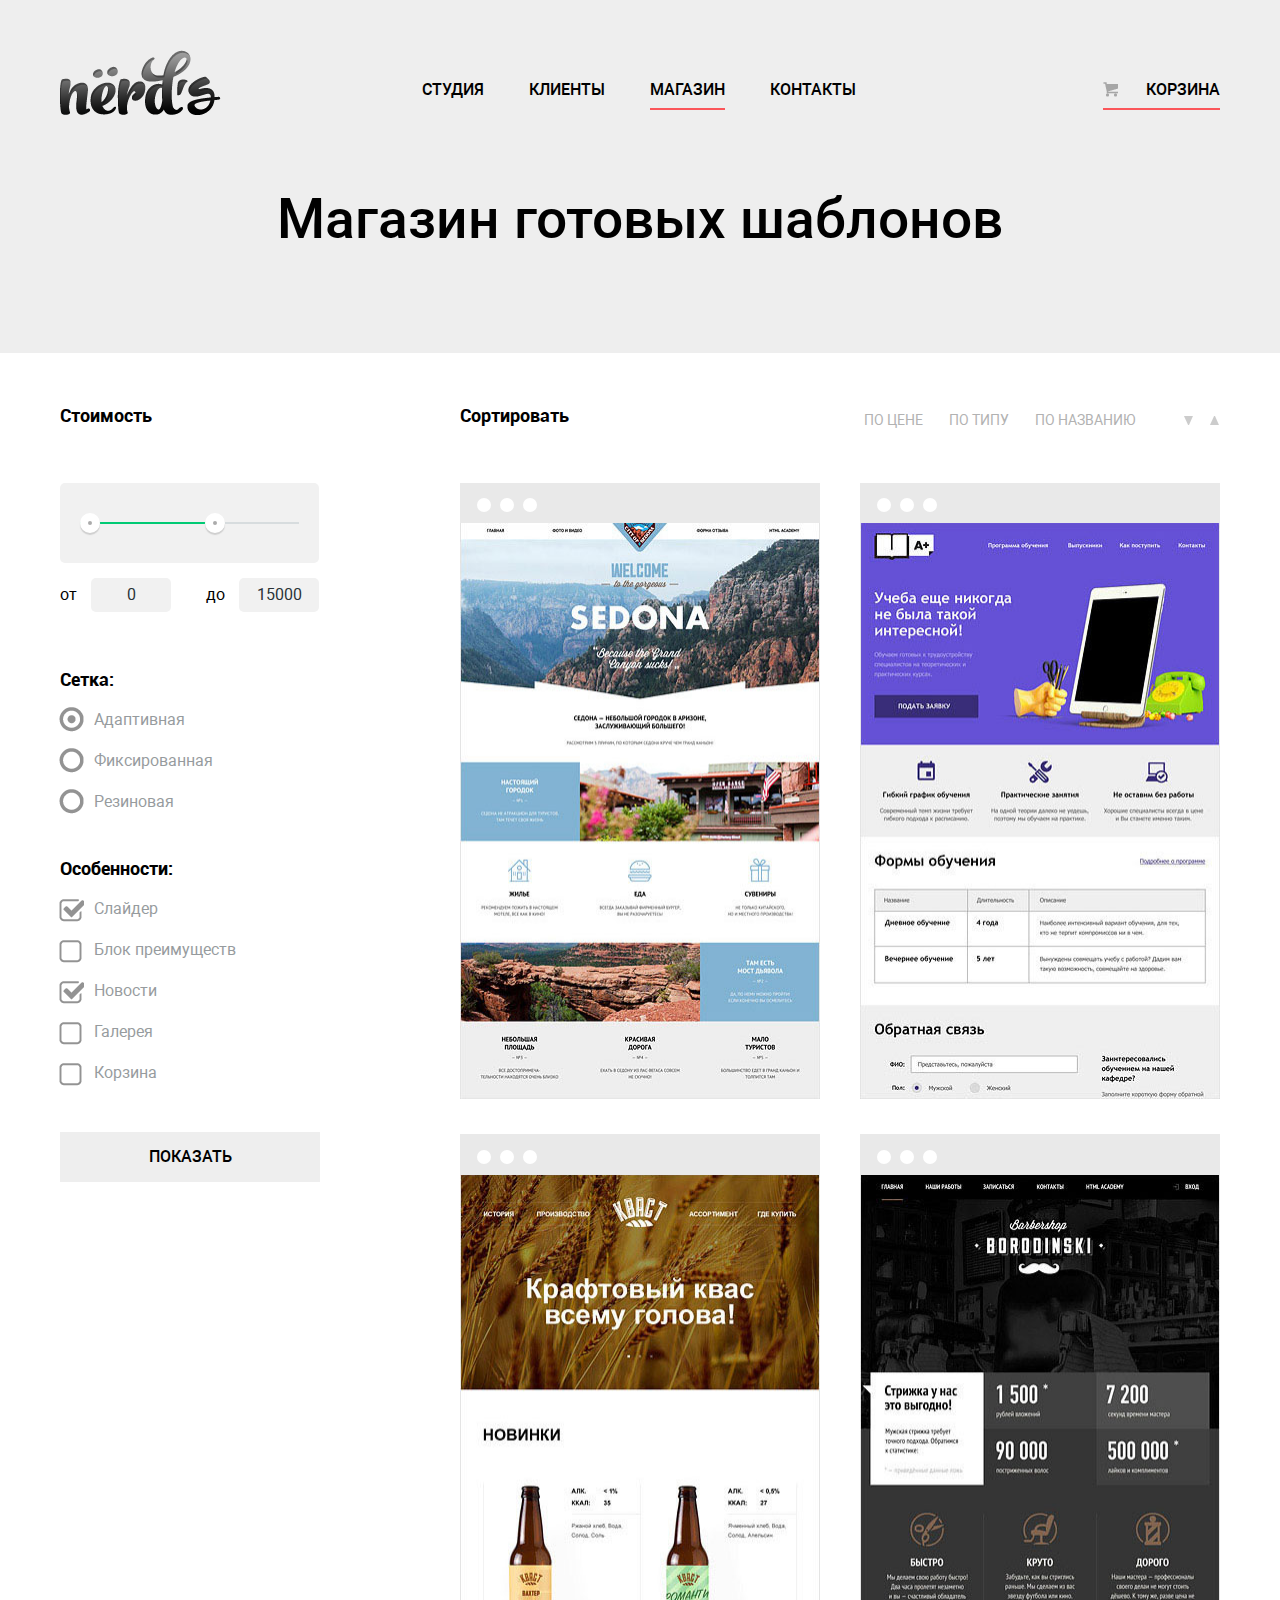
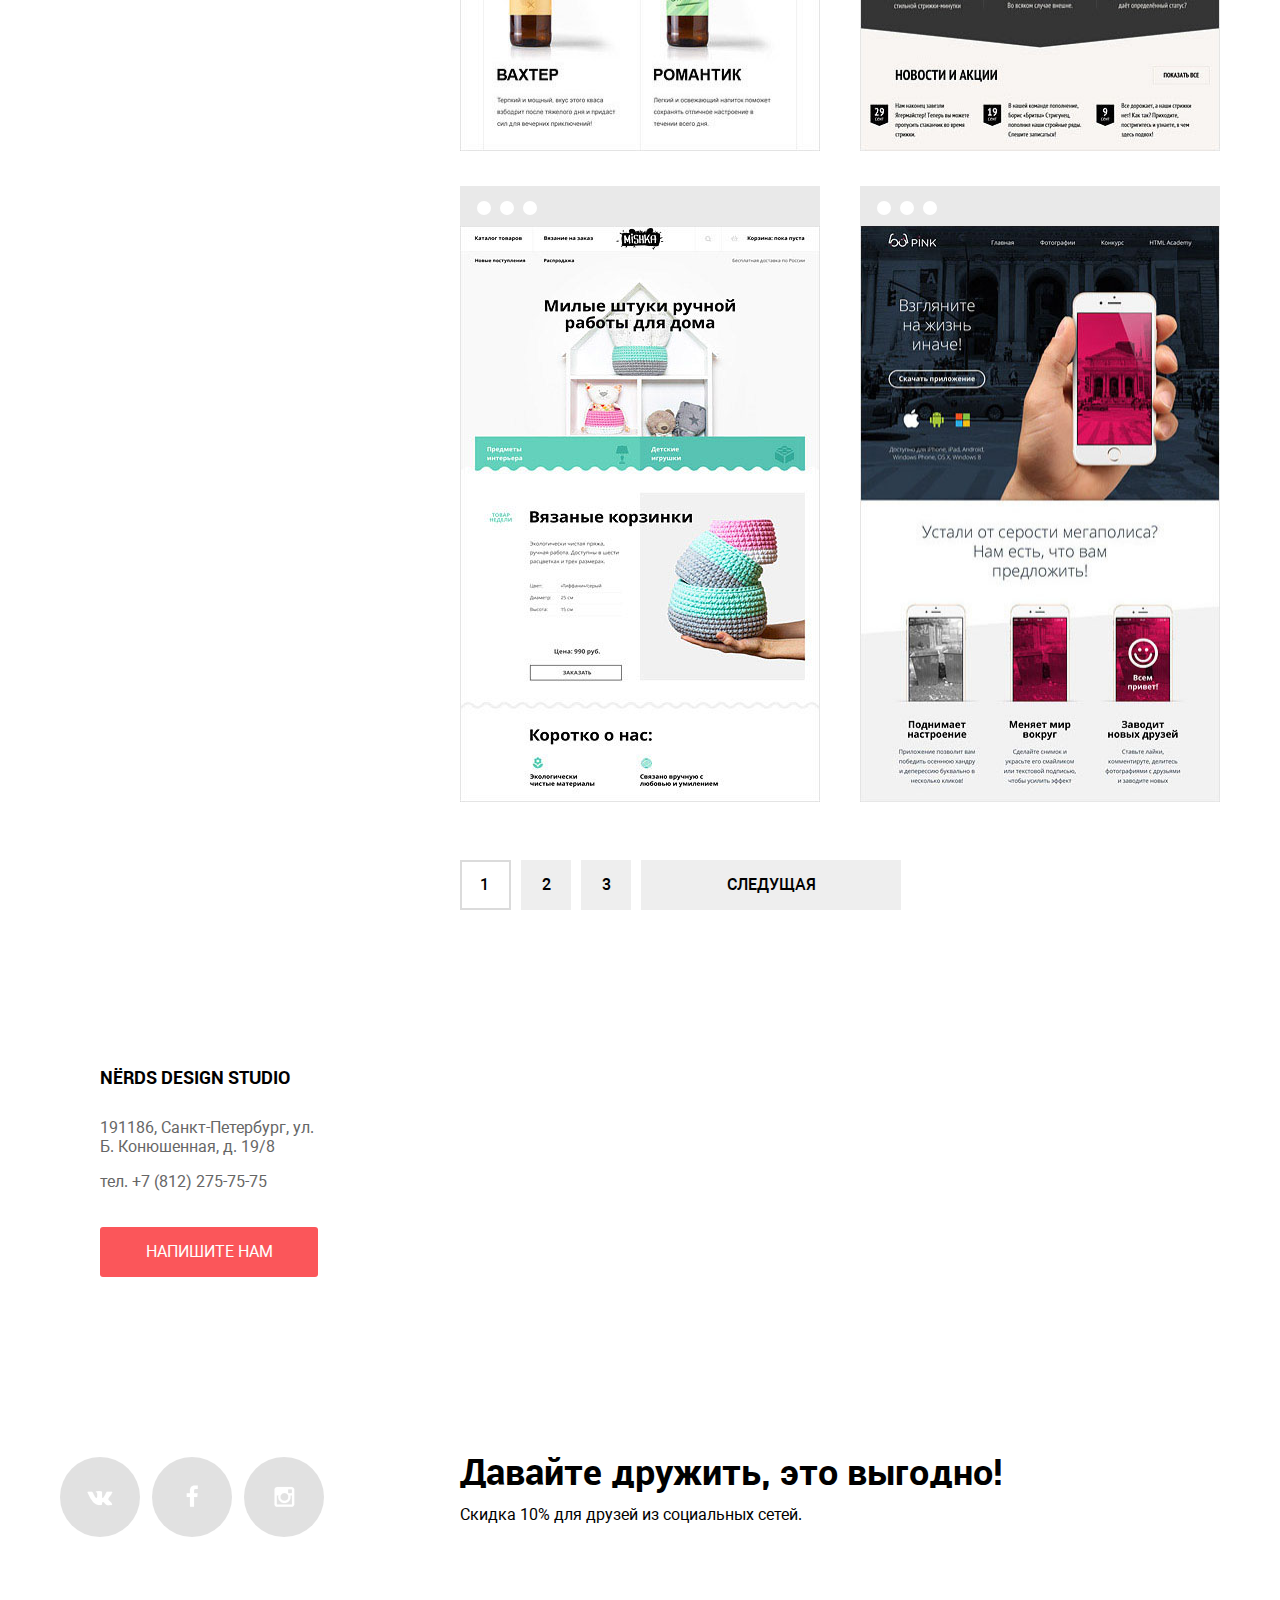
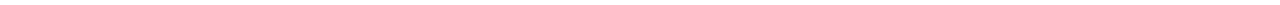
<file: catalog.html>
<!DOCTYPE html>
<html lang="ru">

	<head>
		<meta charset="utf-8">
		<title>HTML Academy: Нёрдс-Каталог</title>
		<link rel="stylesheet" href="css/normalize.css">
		<link rel="stylesheet" href="css/minified.css">
	</head>

	<body>

		<header>
			<div class="gray-wrapper">
				<div class="container clearfix">
					<div class="logo logo-animation">
						<a href="index.html">
							<img src="img/logo.png" alt="logo-picture" width="161" height="65">
						</a> 
					</div>
					<nav class="main-navigation">
						<ul>
							<li>
								<a href="#">Студия</a>
							</li>
							<li>
								<a href="#">Клиенты</a>
							</li>
							<li class="active">
								<a href="#">Магазин</a>
							</li>
							<li>
								<a href="#">Контакты</a>
							</li>
						</ul>
					</nav>
					<div class="cart-block active">
						<a class="cart" href="#">Корзина</a>
					</div>
				</div>
			</div>
		</header>

		<main class="main-catalog">
			<div class="gray-wrapper">
				<div class="container">
					<div class="gray-top-section">
						<h1>Магазин готовых шаблонов</h1>
					</div>
				</div>  
			</div>  
			<div class="container clearfix">
				<!-- Боковое меню фильтрации начало -->
				<div class="filter-section">
					<form id="filter-section-form">
						<h3>Стоимость</h3>
						<div class="range-filter">
							<div class="range-controls">
								<div class="scale">
									<div class="bar"></div>
								</div>
								<div class="toggle toggle-min"></div>
								<div class="toggle toggle-max"></div>
							</div>
							<div class="price-controls">
								<label class="min-price">от <input name="min-price" type="text" value="0"></label>
								<label class="max-price">до <input name="max-price" type="text" value="15000"></label>
							</div>
						</div>

						<div class="product-types">
							<h3>Сетка:</h3>
							<div class="product-types-row">
								<input id="adapt" type="radio" name="product-type" value="1" checked>
								<label class="product-types-label" for ="adapt">
									<span>Адаптивная</span>
								</label>
							</div>
							<div class="product-types-row">
								<input id="fix" type="radio" name="product-type" value="2">
								<label class="product-types-label" for ="fix">
									<span>Фиксированная</span>
								</label>
							</div>
							<div class="product-types-row">
								<input id="flex" type="radio" name="product-type" value="3">
								<label class="product-types-label" for ="flex">
									<span>Резиновая</span>
								</label>
							</div>
						</div>  

						<div class="product-features">
							<h3>Особенности:</h3>
								<div class="product-types-row">
									<input id="slider" type="checkbox" checked>
									<label for="slider" class="product-features-label">
										<span>Слайдер</span>
									</label>
								</div>  
								<div class="product-types-row">
									<input id="advantage" type="checkbox">
									<label for="advantage" class="product-features-label">
										<span>Блок преимуществ</span>
									</label>
								</div>
								<div class="product-types-row">
									<input id="news" type="checkbox" checked>
									<label for="news" class="product-features-label">
										<span>Новости</span>
									</label>
								</div>
								<div class="product-types-row">
									<input id="gallery" type="checkbox">
									<label for="gallery" class="product-features-label">
										<span>Галерея</span>
									</label>
								</div>
								<div class="product-types-row">
									<input id="cart" type="checkbox">
									<label for="cart" class="product-features-label">
										<span>Корзина</span>
									</label>
								</div>
						</div>

						<input type="submit" value="Показать">
					</form> 
				</div>
				<!-- Боковое меню фильтрации конец -->
				
				<!--Каталог товаров начало-->
				<div class="main-products-catalog clearfix">

					<div class="main-products-header clearfix">
						<h3>Сортировать</h3>
						<div class="main-products-filter">
							<button>По цене</button>
							<button>По типу</button>
							<button>По названию</button>
							<button class="main-products-filter-switch down"></button>
							<button class="main-products-filter-switch up"></button>
						</div>
					</div>
					<div class="catalog-item-container clearfix">
						<a href="#" class="catalog-item-wrapper">
							<div class="image-holder">
								<div class="image-holder-top">
									<div class="image-holder-top-button"></div>
									<div class="image-holder-top-button"></div>
									<div class="image-holder-top-button"></div>
								</div>
								<img src="img/Sedona.jpg" alt="catalog-picture" width="360" height="576">
							</div>
							<div class="catalog-item-modal">
								<div class="catalog-item-modal-header">
									Sedona
								</div>
								<div class="catalog-item-modal-body">
									Информационный сайт  для туристов
								</div>
								<div class="catalog-item-modal-button"> 9 900 руб.</div>
							</div>
						</a>
					
						<a href="#" class="catalog-item-wrapper">
							<div class="image-holder">
								<div class="image-holder-top">
									<div class="image-holder-top-button"></div>
									<div class="image-holder-top-button"></div>
									<div class="image-holder-top-button"></div>
								</div>
								<img src="img/aplus.jpg" alt="catalog-picture" width="360" height="576">
							</div>
							<div class="catalog-item-modal">
								<div class="catalog-item-modal-header">
									A Plus
								</div>
								<div class="catalog-item-modal-body">
									Лендинг курсов повышения квалификации
								</div>
								<div class="catalog-item-modal-button"> 9 900 руб.</div>
							</div>
						</a>
					
						<a href="#" class="catalog-item-wrapper">
							<div class="image-holder">
								<div class="image-holder-top">
									<div class="image-holder-top-button"></div>
									<div class="image-holder-top-button"></div>
									<div class="image-holder-top-button"></div>
								</div>
								<img src="img/kvast.jpg" alt="catalog-picture" width="360" height="576">
							</div>
							<div class="catalog-item-modal">
								<div class="catalog-item-modal-header">
									Кваст
								</div>
								<div class="catalog-item-modal-body">
									Промо-сайт производителя крафтового кваса
								</div>
								<div class="catalog-item-modal-button"> 9 900 руб.</div>
							</div>
						</a>
					
						<a href="#" class="catalog-item-wrapper">
							<div class="image-holder">
								<div class="image-holder-top">
									<div class="image-holder-top-button"></div>
									<div class="image-holder-top-button"></div>
									<div class="image-holder-top-button"></div>
								</div>
								<img src="img/borodinski.jpg" alt="catalog-picture" width="360" height="576">
							</div>
							<div class="catalog-item-modal">
								<div class="catalog-item-modal-header">
									Barbershop
								</div>
								<div class="catalog-item-modal-body">
									Сайт салоны красоты. Для мужчин, да.
								</div>
								<div class="catalog-item-modal-button"> 9 900 руб.</div>
							</div>
						</a>
					
						<a href="#" class="catalog-item-wrapper">
							<div class="image-holder">
								<div class="image-holder-top">
									<div class="image-holder-top-button"></div>
									<div class="image-holder-top-button"></div>
									<div class="image-holder-top-button"></div>
								</div>
								<img src="img/mishka.jpg" alt="catalog-picture" width="360" height="576">
							</div>
							<div class="catalog-item-modal">
								<div class="catalog-item-modal-header">
									Mishka
								</div>
								<div class="catalog-item-modal-body">
									Интернет-магазин  вязаных игрушек
								</div>
								<div class="catalog-item-modal-button"> 9 900 руб.</div>
							</div>
						</a>
					
						<a href="#" class="catalog-item-wrapper">
							<div class="image-holder">
								<div class="image-holder-top">
									<div class="image-holder-top-button"></div>
									<div class="image-holder-top-button"></div>
									<div class="image-holder-top-button"></div>
								</div>
								<img src="img/pink.jpg" alt="catalog-picture" width="360" height="576">
							</div>
							<div class="catalog-item-modal">
								<div class="catalog-item-modal-header">
									Pink App
								</div>
								<div class="catalog-item-modal-body">
									Продуктовый лендинг приложения для iOS и Android
								</div>
								<div class="catalog-item-modal-button"> 9 900 руб.</div>
							</div>
						</a>
					</div>
				
					<div class="bottom-pagination-block clearfix">
						<ul class="clearfix">
							<li class="active">
								<span>1</span>
							</li>
							<li>
								<a href="#">2</a>
							</li>
							<li>
								<a href="#">3</a>
							</li>
							<li class="bottom-pagination-next">
								<a href="#">Следущая</a>
							</li>
						</ul>
					</div>
				</div>
				<!--Каталог товаров конец-->
			</div>  

			<!--Секция yandex карты начало-->
				<div class="our-location-section">
					<div id="map" style="width: 100%; height: 416px"></div>
					<div class="our-location-block">
						<div class="our-location-header">
							NЁRDS DESIGN STUDIO
						</div>
						<div class="our-location-description">
							<p>191186, Санкт-Петербург, ул. Б. Конюшенная, д. 19/8</p>
							<p>тел. +7 (812) 275-75-75</p>
						</div>
						<button class="modal-on-button">Напишите нам</button>
					</div>
				</div>
				<!--Секция yandex карты конец-->
		</main>

		<footer class="main-footer">
			<div class="container clearfix">
				<ul class="social-links-block clearfix">
					<li class="clearfix">
						<a href="#" class="vk"></a>
					</li>
					<li>
						<a href="#" class="fb"></a>
					</li>
					<li>
						<a href="#" class="inst"></a>
					</li>
				</ul>
				<div class="discount-block-slogan">
					<span>Давайте дружить, это выгодно!</span>
					<p>Скидка 10% для друзей из социальных сетей.</p>
				</div>
			</div>
		</footer>

		<!--Модальное окно начало-->
		<div class="modal-container-holder">
			<div class="modal-container clearfix">
				<div class="modal-container-header">
					<span>Напишите нам</span>
					<div class="close-button-modal"></div>
				</div>
				<div class="modal-container-body clearfix">
					<form id="modal-form" method="get">
						<div class="form-item"> 
							<label for="form-item-name">Ваше имя</label>
							<input type="text" placeholder ="Представьтесь,пожалуйста" name="name" id="form-item-name">
						</div>
						<div class="form-item email"> 
							<label for="form-item-email">Ваш email</label>
							<input type="text" placeholder ="Для отправки ответа" name="email" id="form-item-email">
						</div>
						<div class="form-item textarea">  
							<label for="form-item-text">Текст письма</label>
							<textarea name="text" placeholder="В свободной форме" id="form-item-text"></textarea>
						</div>
						<input type="submit" class="form-button">
					</form>
				</div>
			</div>
		</div>
		<!--Модальное окно конец-->
		<script src="https://api-maps.yandex.ru/2.1/?lang=ru-RU" type="text/javascript" defer></script>
		<script src="js/minified.js" type="text/javascript" defer></script>
	</body>
</html>
</file>
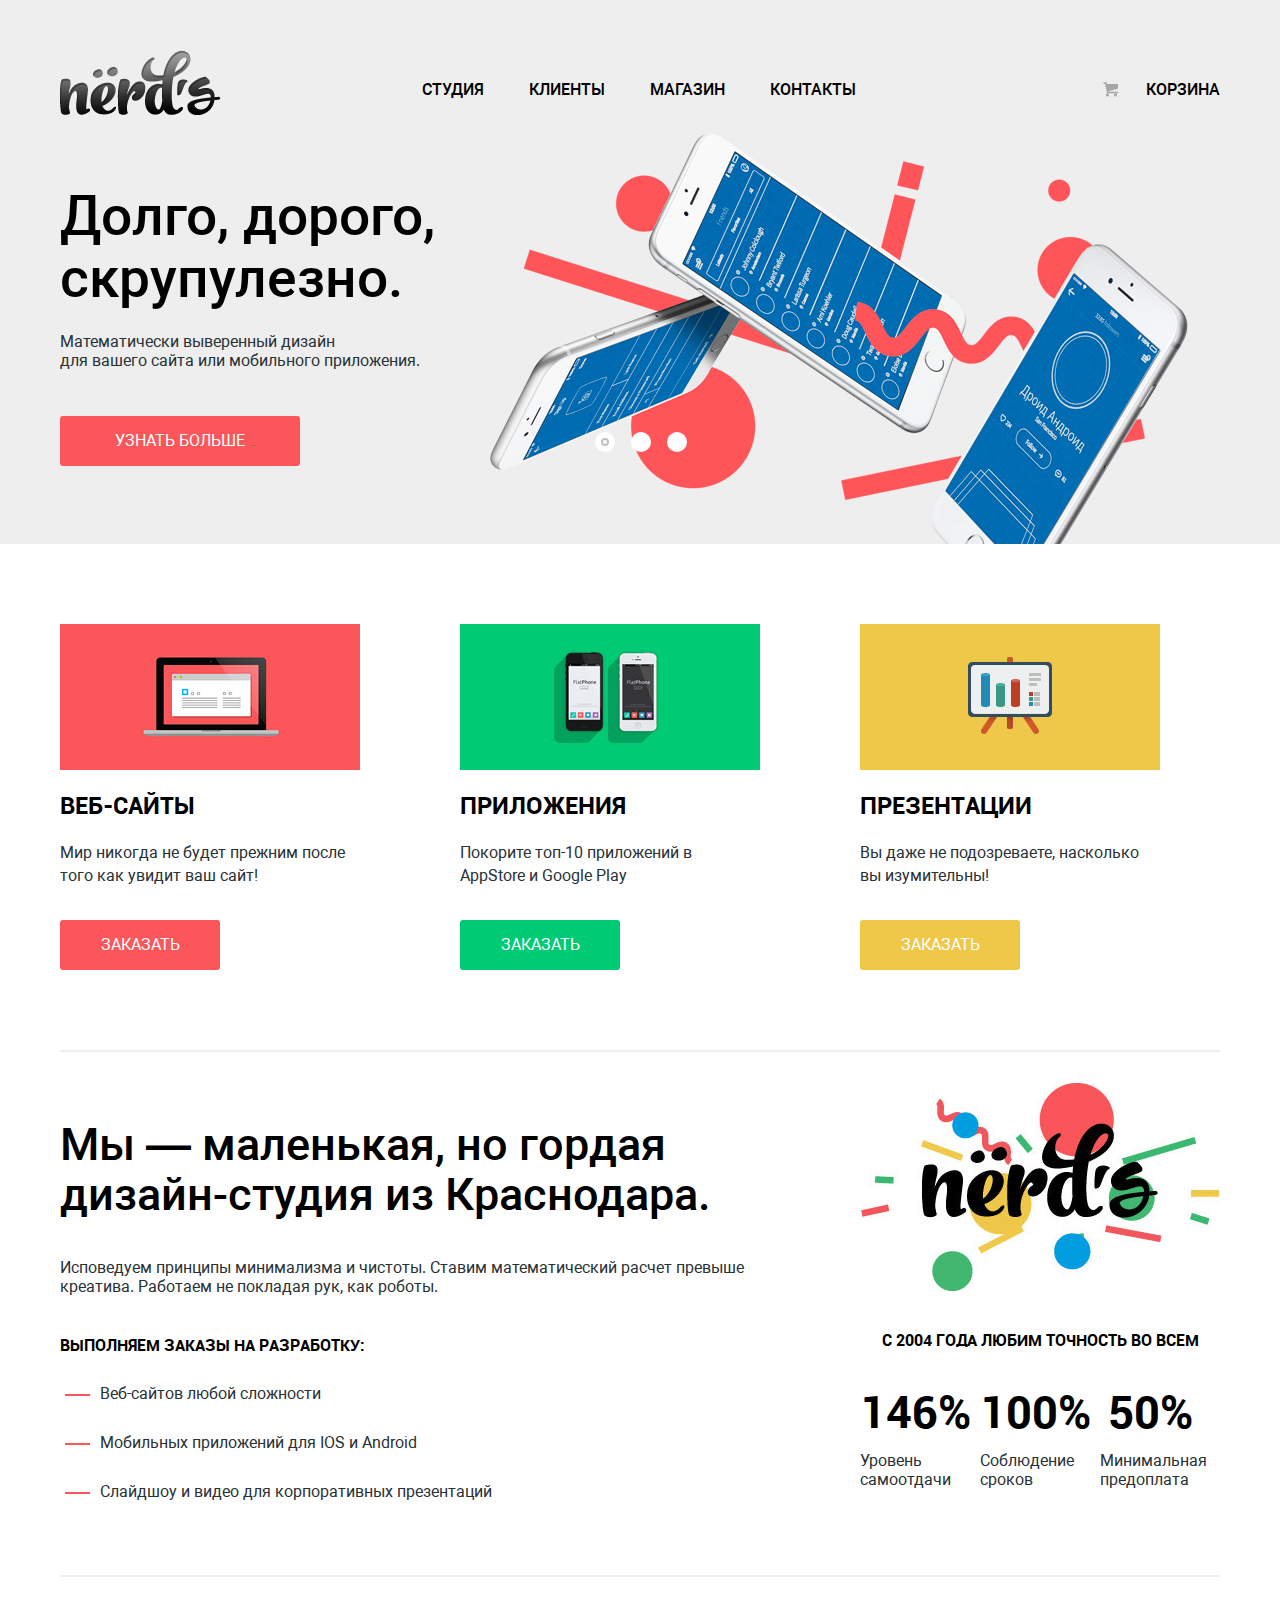
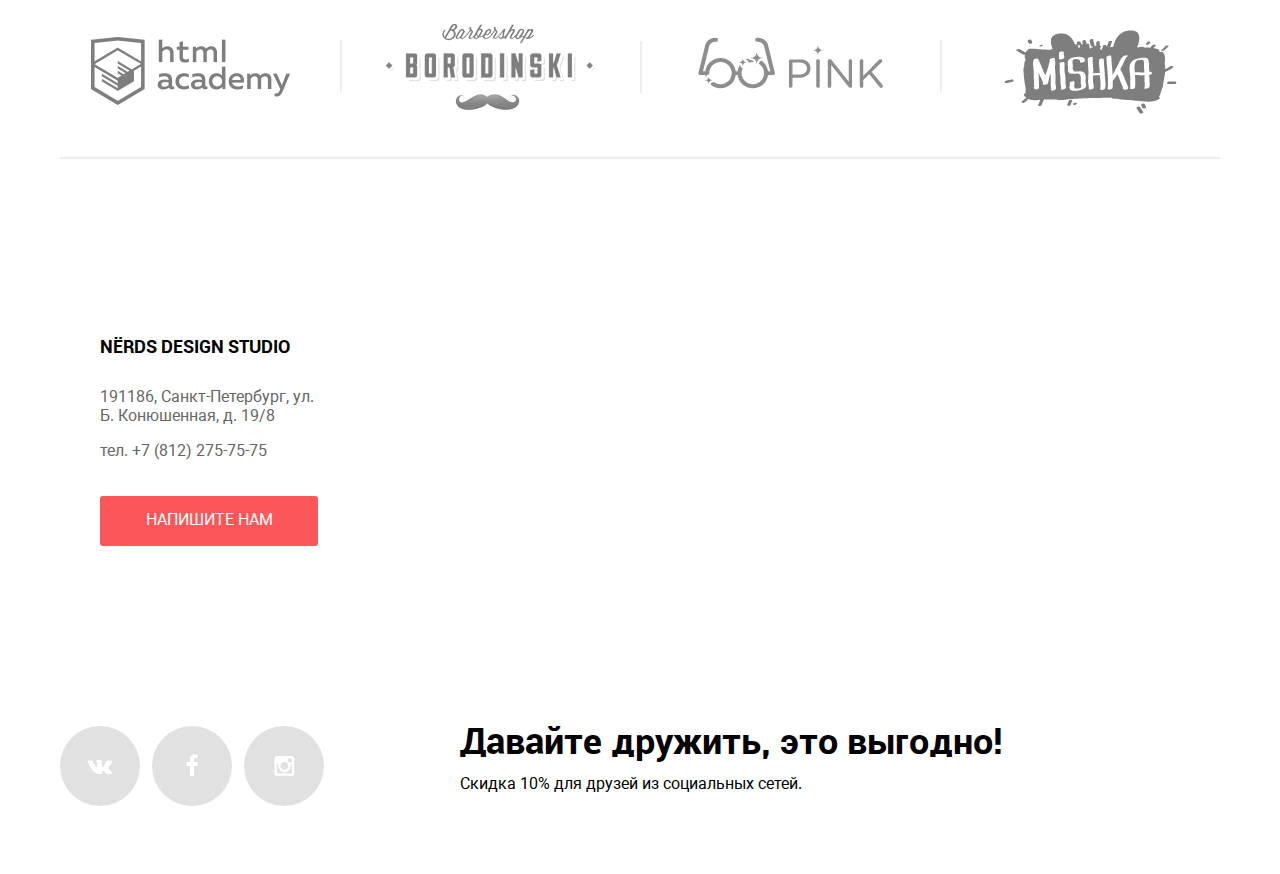
<file: index1.html>
<!DOCTYPE html>
<html lang="ru">

	<head>
		<meta charset="utf-8">
		<title>HTML Academy: Нёрдс</title>
		<link rel="stylesheet" href="css/normalize.css">
		<link rel="stylesheet" href="css/minified.css">
	</head>

	<body>
		<header>
			<div class="gray-wrapper">
				<div class="container clearfix">
					<div class="logo">
						<img src="img/logo.png" alt="logo-picture" width="161" height="65">
					</div>
						<nav class="main-navigation">
							<ul>
								<li>
									<a href="#">Студия</a>
								</li>
								<li>
									<a href="#">Клиенты</a>
								</li>
								<li>
									<a href="catalog.html">Магазин</a>
								</li>
								<li>
									<a href="#">Контакты</a>
								</li>
							</ul>
						</nav>
						<div class="cart-block">
							<a class="cart" href="#">Корзина</a>
						</div>
				</div>
			</div>
		</header>
		
		<main>
			<div class="gray-wrapper">
				<div class="container">
					<!--Слайдер начало-->
					<div class="slider">
						<input type="radio" id="btn-1" name="toggle" checked>
						<input type="radio" id="btn-2" name="toggle">
						<input type="radio" id="btn-3" name="toggle">
						<div class="slider-controls">
							<label for="btn-1"></label>
							<label for="btn-2"></label>
							<label for="btn-3"></label>
						</div>
						<div class="slides">
							<div class="slide">
								<div class="slide-text">
									<h1>Долго, дорого, скрупулезно.</h1>
									<p>Математически выверенный дизайн<br>
										для вашего сайта или мобильного приложения.</p>
									<a class="btn" href="#">Узнать больше</a>
								</div>
							</div>
							<div class="slide">
								<div class="slide-text">
									<h1>Любим математику<br> как никто другой</h1>
									<p>Никакого креатива, только математические формулы<br> 
										для расчета идеальных пропорций.</p>
									<a class="btn" href="#">Узнать больше</a>
								</div>
							</div>
							<div class="slide">
								<div class="slide-text">
									<h1>Только ночь, только хардкор</h1>
									<p>Работать днем, как все? Мы против этого.<br>
										Ближе к полуночи работа только начинается.</p>
									<a class="btn" href="#">Узнать больше</a>
								</div>
							</div>
						</div>
					</div>
				</div>
				<!--Слайдер конец-->
				
			</div>
			<div class="container">
				<!--Секция заказа начало-->
				<div class="order-section clearfix">

					<div class="order-section-block red">
						<div class="order-section-img">
							<img src="img/illustration-1.jpg" alt="block-image" width="300" height="146">
						</div>
						<div class="order-section-header">
							Веб-Сайты
						</div>
						<div class="order-section-description">
							Мир никогда не будет прежним после того как увидит ваш сайт!
						</div>
						<a href="#" class="order-section-button">
							Заказать
						</a>
					</div>

					<div class="order-section-block green">
						<div class="order-section-img">
							<img src="img/illustration-2.jpg" alt="block-image" width="300" height="146">
						</div>
						<div class="order-section-header">
							Приложения
						</div>
						<div class="order-section-description">
							Покорите топ-10 приложений в AppStore и Google Play
						</div>
						<a href="#" class="order-section-button">
							Заказать
						</a>
					</div>

					<div class="order-section-block yellow">
						<div class="order-section-img">
							<img src="img/illustration-3.jpg" alt="block-image" width="300" height="146">
						</div>
						<div class="order-section-header">
							Презентации
						</div>
						<div class="order-section-description">
							Вы даже не подозреваете, насколько вы изумительны!
						</div>
						<a href="#" class="order-section-button">
							Заказать
						</a>
					</div>	

				</div>
				<!--Секция заказа конец-->
				<!--Секция о нас начало-->
				<div class="about-us-section clearfix">
					<div class="about-us-description-block">
						<h2>
							Мы — маленькая, но гордая дизайн-студия из Краснодара. 
						</h2>
						<p>
							Исповедуем принципы минимализма и чистоты. Ставим математический расчет превыше креатива. Работаем не покладая рук, как роботы.
						</p>
						<span>Выполняем заказы на разработку:</span>
						<ul class="about-us-description-list">
							<li>Веб-сайтов любой сложности</li>
							<li>Мобильных приложений для IOS и Android</li>
							<li>Слайдшоу и видео для корпоративных презентаций</li>
						</ul>
					</div>
					<div class="about-us-metrics-block">

						<div class="metrics-image-container">
							<img src="img/nerds-illustration-img.jpg" alt="Nerds-funky-logo" width="360" height="208">
						</div>
						<div class="metrics-slogan">C 2004 года любим точность во всем</div>

						<div class="metrics-block-rates-block">
							<div>146%</div>
							<div class="metrics-block-slogan">Уровень самоотдачи</div>
						</div>

						<div class="metrics-block-rates-block">
							<div>100%</div>
							<div class="metrics-block-slogan">Соблюдение сроков</div>
						</div>

						<div class="metrics-block-rates-block">
							<div>50%</div>
							<div class="metrics-block-slogan">Минимальная предоплата</div>
						</div>
						
					</div>
				</div>
				<!--Секция о нас конец-->

				<!--Секция о наших проектах начало-->
				<div class="our-projects-section clearfix">
					<a href="#" class="our-projects-block first">
						<img src="img/html-logo.png" alt="HTML academy" width="199" height="68">
					</a>
					<a href="#" class="our-projects-block second">
						<img src="img/borodinsky-logo.png" alt="Borodinsky" width="209" height="90">
					</a>
					<a href="#" class="our-projects-block third">
						<img src="img/pink-logo.png" alt="Pink" width="185" height="52">
					</a>
					<a href="#" class="our-projects-block fourth">
						<img src="img/mishka.png" alt="Mishka" width="173" height="84">
					</a>
				</div>
				<!--Секция о наших проектах конец-->

			</div>

			<!--Секция yandex карты начало-->
			<div class="our-location-section">
				<div id="map" style="width: 100%; height: 416px"></div>
				<div class="our-location-block">
					<div class="our-location-header">
						NЁRDS DESIGN STUDIO
					</div>
					<div class="our-location-description">
						<p>191186, Санкт-Петербург, ул. Б. Конюшенная, д. 19/8</p>
						<p>тел. +7 (812) 275-75-75</p>
					</div>
					<button class="modal-on-button">Напишите нам</button>
				</div>
			</div>
			<!--Секция yandex карты конец-->

		</main>

		<footer class="main-footer">
			<div class="container clearfix">
				<ul class="social-links-block clearfix">
					<li class="clearfix">
						<a href="#" class="vk"></a>
					</li>
					<li>
						<a href="#" class="fb"></a>
					</li>
					<li>
						<a href="#" class="inst"></a>
					</li>
				</ul>
				<div class="discount-block-slogan">
					<span>Давайте дружить, это выгодно!</span>
					<p>Скидка 10% для друзей из социальных сетей.</p>
				</div>
			</div>
		</footer>

		<!--Модальное окно начало-->
		<div class="modal-container-holder">
			<div class="modal-container clearfix">
				<div class="modal-container-header">
					<span>Напишите нам</span>
					<div class="close-button-modal"></div>
				</div>
				<div class="modal-container-body clearfix">
					<form id="modal-form" method="get">
						<div class="form-item">	
							<label for="form-item-name">Ваше имя</label>
							<input type="text" placeholder ="Представьтесь,пожалуйста" name="name" id="form-item-name">
						</div>
						<div class="form-item email">	
							<label for="form-item-email">Ваш email</label>
							<input type="text" placeholder ="Для отправки ответа" name="email" id="form-item-email">
						</div>
						<div class="form-item textarea">	
							<label for="form-item-text">Текст письма</label>
							<textarea name="text" placeholder="В свободной форме" id="form-item-text"></textarea>
						</div>
						<input type="submit" class="form-button">
					</form>
				</div>
			</div>
		</div>
		<!--Модальное окно конец-->
		<script src="https://api-maps.yandex.ru/2.1/?lang=ru-RU" type="text/javascript" defer></script>
		<script src="js/minified.js" type="text/javascript" defer></script>
	</body>
</html>
</file>
<file: css/minified.css>
.cart-block.active,.main-navigation li.active,.main-navigation li:active{border-bottom:2px solid #fb565a}@font-face{font-family:roboto;src:url(../fonts/roboto.woff) format('woff');font-weight:400;font-style:normal}@font-face{font-family:roboto;src:url(../fonts/robotobold.woff) format('woff');font-weight:700;font-style:normal}@font-face{font-family:roboto;src:url(../fonts/robotomedium.woff) format('woff');font-weight:600;font-style:normal}body{font-family:roboto,Arial,sans-serif;font-size:14px;line-height:normal;color:#000;font-weight:400;font-style:normal;background-color:#fff;min-width:1200px}h1,h2{font-weight:600;color:#000;font-family:roboto,Arial,sans-serif}.clearfix::after{content:"";display:table;clear:both}h1{font-size:55px}h2{font-size:45px}h3{font-size:18px;color:#000;font-weight:700;font-family:roboto,Arial,sans-serif;padding-bottom:37px}.cart-block a,.main-navigation{font-weight:600;text-transform:uppercase;font-style:normal}.container{width:1160px;margin:0 auto;padding:0 20px}.logo{width:160px;float:left;padding-top:50px}.logo.logo-animation:hover{opacity:.7;cursor:pointer}.logo.logo-animation:active{opacity:.3;cursor:pointer}.logo a{display:block}.main-navigation{font-family:roboto,Arial,sans-serif;float:left;width:600px;font-size:0;padding-left:162px;padding-top:80px}.main-navigation a{text-decoration:none;color:#000}.main-navigation a:hover{color:#fb565a}.main-navigation a:active{color:#a6a6a6}.main-navigation li{list-style:none;margin-right:45px;display:inline-block;font-size:16px;vertical-align:top;padding-bottom:9px}.main-navigation li:last-child{margin-right:0}.cart-block{float:right;width:117px;text-align:right;position:relative;padding-bottom:9px;background:url(../img/sprite.png) -50px -48px no-repeat;margin-top:80px}.cart-block a{text-decoration:none;color:#000;font-size:16px}.cart-block a:hover{color:#fb565a}.cart-block a:active{color:#a6a6a6}.slider{position:relative;width:1160px;height:426px;margin:0 auto}.slider input[type=radio]{position:absolute;opacity:0}.slider-controls{position:absolute;bottom:102px;left:583px;width:200px;height:10px;margin-left:-96px;text-align:center;z-index:1000}.slider-controls label{display:inline-block;width:14px;height:14px;margin-right:13px;background:#fff;border:3px solid #fff;vertical-align:top;border-radius:50%;cursor:pointer;position:relative}.slide:nth-child(1),.slide:nth-child(2),.slide:nth-child(3),.social-links-block .fb,.social-links-block .inst,.social-links-block .vk{background-repeat:no-repeat}#btn-1:checked~.slider-controls label[for=btn-1]:before,#btn-2:checked~.slider-controls label[for=btn-2]:before,#btn-3:checked~.slider-controls label[for=btn-3]:before{content:"";width:4px;height:4px;border-radius:50%;position:absolute;top:3px;left:3px;border:2px solid #c2c2c2}.slide{position:absolute;top:0;left:0;width:100%;height:100%;overflow:hidden}.order-section-button,.slide .btn{height:50px;text-align:center;text-decoration:none;text-transform:uppercase;outline:0;cursor:pointer}.slide-text{width:530px;padding:30px 0;color:#283136}.slide-title{font-size:36px;line-height:1;font-weight:700;color:#000}.slide .btn{display:block;width:240px;background-color:#fb565a;color:#fff;font-family:roboto,Arial,sans-serif;font-weight:400;font-style:normal;border:none;border-radius:3px;line-height:50px;font-size:16px}.slide .btn:hover{background-color:#e74246}.slide .btn:active{background-color:#d7373b;border:none;color:#e06366}.slide h1{font-size:55px;font-family:roboto,Arial,sans-serif;font-style:normal;font-weight:600;line-height:62px;color:#000;margin-bottom:23px}.slide-text p{font-size:16px;font-family:roboto,Arial,sans-serif;font-style:normal;font-weight:400;line-height:auto;color:#283136;margin-bottom:46px}.slide:nth-child(1){background-image:url(../img/slider-bg.png);background-position:93% 15px}.slide:nth-child(2){background-image:url(../img/slider-bg-2.png);background-position:93% 15px}.slide:nth-child(3){background-image:url(../img/slider-bg-3.png);background-position:93% 15px}.close-button-modal,.main-products-filter-switch,.social-links-block .fb,.social-links-block .inst,.social-links-block .vk{background-image:url(../img/sprite.png)}.slide{display:none}#btn-1:checked~.slides .slide:nth-child(1),#btn-2:checked~.slides .slide:nth-child(2),#btn-3:checked~.slides .slide:nth-child(3){display:block}.order-section-block{width:300px;float:left;margin-right:100px}.order-section-header{font-size:24px;color:#000;font-family:roboto,Arial,sans-serif;font-weight:700;font-style:normal;text-transform:uppercase;margin-bottom:20px}.order-section-button,.order-section-description{font-weight:400;font-size:16px;font-style:normal;font-family:roboto,Arial,sans-serif}.order-section-button{width:160px;color:#fff;border:none;border-radius:3px;display:block;line-height:50px}.about-us-section,.order-section,.our-projects-section{border-bottom:2px solid #eee}.order-section-description{color:#283136;line-height:23px;margin-bottom:33px}.order-section{padding-bottom:80px;margin-bottom:31px}.order-section-block.green .order-section-button{background-color:#00ca74}.order-section-block.yellow .order-section-button:hover{background-color:#eab534}.order-section-block.yellow .order-section-button:active{background-color:#e5a722;color:#e06366}.order-section-block.green .order-section-button:hover{background-color:#00bc6c}.order-section-block.green .order-section-button:active{background-color:#00aa62;color:#e06366}.order-section-block.red .order-section-button:hover{background-color:#e74246}.order-section-block.red .order-section-button:active{background-color:#d7373b;color:#e06366}.order-section-block.yellow .order-section-button{background-color:#efc84a}.order-section-block.red .order-section-button{background-color:#fb565a}.about-us-section{margin-bottom:60px;padding-bottom:44px}.our-projects-section{margin-bottom:80px;padding-bottom:40px}.order-section-img{margin-bottom:23px}.order-section-block:last-child{margin-right:0}.about-us-description-block{float:left;width:685px}.about-us-description-block h2{line-height:50px}.about-us-description-block p{font-size:16px;color:#283136;margin-bottom:42px}.about-us-description-block p+span{font-size:16px;color:#000;text-transform:uppercase;font-weight:700}.about-us-description-list{list-style:none;font-size:16px;color:#283136;margin-top:28px}.about-us-description-list li{margin-bottom:30px;position:relative}.about-us-description-list li:before{content:"";width:25px;height:2px;background-color:#fb565a;position:absolute;left:-35px;top:10px}.metrics-slogan{color:#000;font-size:16px;text-transform:uppercase;font-weight:700;margin-bottom:42px;text-align:center}.metrics-image-container{margin-bottom:40px}.about-us-metrics-block{width:360px;float:right}.our-projects-block{width:260px;float:left;text-align:center;margin-right:40px;position:relative}.our-projects-block img{opacity:.5}.our-projects-section .our-projects-block:before{content:"";background-color:#eee;position:absolute;width:2px;height:52px;right:-22px;top:3px;opacity:1}.our-projects-block:last-child:before{display:none}.our-projects-block.second{margin-top:-13px}.our-projects-block.second:before{top:17px}.our-projects-block.fourth{margin-right:0;margin-top:-7px}.our-projects-block:hover .our-projects-block:before,.our-projects-block:hover>img{opacity:1}.our-projects-block:active{opacity:.1}.metrics-block-rates-block{float:left;width:100px;margin-right:20px;font-family:roboto,Arial,sans-serif}.metrics-block-rates-block div{font-size:45px;font-weight:700;font-style:normal;font-family:roboto,Arial,sans-serif;margin-bottom:11px}.metrics-block-rates-block .metrics-block-slogan{color:#283136;font-size:16px;font-weight:400;font-style:normal;font-family:roboto,Arial,sans-serif;text-align:left}.metrics-block-rates-block:last-child{margin-right:0}.gray-wrapper{background-color:#eee}.metrics-block-rates-block>div{text-align:center}main.main-catalog .gray-wrapper{margin-bottom:37px}main .gray-wrapper{margin-bottom:80px}.our-location-section{position:relative}.our-location-block{width:221px;text-align:left;background-color:#fff;position:absolute;top:50px;left:50px;padding:50px}.our-location-header{font-size:18px;color:#000;font-family:roboto,Arial,sans-serif;font-weight:700;font-style:normal;text-transform:uppercase;margin-bottom:28px}.modal-container-header,.modal-on-button,.our-location-description{font-family:roboto,Arial,sans-serif;font-weight:400;font-style:normal}.our-location-description{font-size:16px;color:#666;margin-bottom:36px}.modal-on-button{width:218px;height:50px;background-color:#fb565a;text-transform:uppercase;color:#fff;border:none;border-radius:3px;cursor:pointer;outline:0;font-size:16px}.our-location-description+button:hover{background-color:#e74246}.our-location-description+button:active{background-color:#d7373b;border:none;color:#e06366}.modal-container{width:765px;background-color:#fff;margin:0 auto;padding:64px 94px 80px 100px;-webkit-box-shadow:-1px 15px 55px 3px rgba(0,0,0,.75);-moz-box-shadow:-1px 15px 55px 3px rgba(0,0,0,.75);box-shadow:-1px 15px 55px 3px rgba(0,0,0,.75)}.modal-container-holder{display:none;position:fixed;top:0;bottom:0;left:0;right:0;z-index:999999;padding-top:10px;margin:0 auto}.modal-container-on{display:block}.modal-container-header{font-size:45px;color:#000;margin-bottom:35px}.form-item label,.form-name div{font-family:roboto,Arial,sans-serif;font-weight:700;color:#000;font-size:16px}.form-name div{font-style:normal;margin-bottom:10px}.form-item{float:left;margin-right:40px;margin-bottom:33px}.modal-form input[type=text]:active{outline:0}.form-item label{font-style:normal;margin-bottom:10px;display:block}.form-item.textarea textarea,.modal-container .form-button,.modal-container-body input{font-weight:400;font-family:roboto,Arial,sans-serif;font-style:normal}.form-item:last-child{clear:both}.modal-container-body input{width:344px;height:44px;border:2px solid #d7dcde;border-radius:3px;color:#d7dcde;padding-left:11px;position:relative;font-size:16px}input.error{border:2px solid #e74246}.modal-container-body input:hover{border-color:#b4b9bb}.modal-container-body input:focus{border-color:#000;color:#000}.close-button-modal{float:right;width:25px;height:25px;background-position:-50px -1024px;border:none;cursor:pointer;opacity:.5;margin-right:-10px;margin-top:15px}::-webkit-input-placeholder{color:#d7dcde}::-moz-placeholder{color:#d7dcde}:-ms-input-placeholder{color:#d7dcde}:-moz-placeholder{color:#d7dcde}:focus::-webkit-input-placeholder{color:#000}:focus:-moz-placeholder{color:#000}:focus:-ms-input-placeholder{color:#000}.error::-webkit-input-placeholder{color:red}.error::-moz-placeholder{color:red}.error:-ms-input-placeholder{color:red}.error:-moz-placeholder{color:red}.close-button-modal:hover{opacity:1}.close-button-modal:active{opacity:.3}.form-item.textarea{clear:both;float:none;margin-bottom:42px;margin-right:0}.form-item.textarea textarea{width:740px;border:2px solid #d7dcde;border-radius:3px;color:#d7dcde;resize:none;padding-left:14px;padding-top:10px;font-size:16px;min-height:103px}.form-item.textarea textarea:hover{border-color:#b4b9bb}.form-item.textarea textarea:focus{border-color:#000;color:#000}.form-item.email{margin-right:0}.modal-container .form-button{width:260px;height:50px;background-color:#fb565a;text-transform:uppercase;color:#fff;border:none;border-radius:3px;cursor:pointer;outline:0}button:focus,input:focus,select:focus,textarea:focus{outline:0}.modal-container .form-button:hover{background-color:#e74246}.modal-container .form-button:active{background-color:#d7373b;border:none;color:#e06366;outline:0}.social-links-block a{display:block;width:80px;height:80px;border-radius:100%;background-color:#e1e1e1}.social-links-block a:hover{background-color:#e74246}.social-links-block li{list-style:none;margin-right:12px;float:left}.social-links-block .vk{background-position:-23px -3237px}.social-links-block .vk:active{background-position:-23px -3122px;background-color:#d7373b}.social-links-block .fb:active{background-position:-16px -1360px;background-color:#d7373b}.social-links-block .inst:active{background-position:-20px -1602px;background-color:#d7373b}.social-links-block .fb{background-position:-16px -1238px}.social-links-block .inst{background-position:-20px -1481px}.social-links-block{float:left;width:380px;margin:0;padding:0}.discount-block-slogan{float:left;width:546px;margin-left:20px}.discount-block-slogan span{color:#000;font-family:roboto,Arial,sans-serif;font-weight:700;font-style:normal;font-size:36px;display:block;margin-bottom:10px}.discount-block-slogan p,.gray-top-section h1{margin:0;color:#000;font-family:roboto,Arial,sans-serif;font-style:normal}.discount-block-slogan p{font-weight:400;font-size:16px}.main-footer{padding-top:71px;padding-bottom:68px}.gray-top-section{text-align:center;padding-top:69px;padding-bottom:102px}.gray-top-section h1{font-size:55px;font-weight:600}.filter-section{width:259px;float:left;margin-right:141px}.main-products-catalog{width:760px;float:right}.catalog-item-wrapper{width:360px;float:left;margin-right:40px;margin-bottom:32px;display:block;text-decoration:none;position:relative}.catalog-item-wrapper:hover .image-holder-top{background-color:#4d4d4d}.catalog-item-wrapper:hover .catalog-item-modal{display:block}.image-holder-top{background-color:#e9e9e9;width:auto}.main-products-filter button{border:none;text-decoration:none;color:#b2b2b2;font-family:roboto,Arial,sans-serif;font-weight:400;font-style:normal;font-size:14px;background-color:#fff;text-transform:uppercase;padding-right:17px;cursor:pointer;outline:0}.main-products-filter button:hover{color:#666}.main-products-filter-switch{width:10px;height:10px;display:inline-block;cursor:pointer;vertical-align:middle}.main-products-filter-switch.up{background-position:-50px -2829px;padding-right:0}.main-products-filter-switch.down:hover{background-position:-50px -2720px;transition:none}.main-products-filter-switch.down{background-position:-50px -2502px;margin-left:28px}.main-products-filter-switch.up:hover{background-position:-50px -3047px;transition:none}.main-products-filter-switch.down:active{background-position:-50px -2611px}.main-products-filter-switch.up:active{background-position:-50px -2938px}.main-products-filter button:active{color:#000}.image-holder-top:first-child{padding-left:17px;padding-top:13px;padding-bottom:11px}.product-features h3,.product-types h3{padding-bottom:0}.image-holder-top-button{background-color:#fff;width:14px;height:14px;border-radius:50%;display:inline-block;margin-right:6px;vertical-align:middle}.range-from,.range-till{width:117px;float:left}.catalog-item-wrapper:nth-child(even){margin-right:0}.product-features{margin-bottom:50px}.catalog-item-container{margin-bottom:23px}.range-container input{display:block}.main-products-header h3,.range-from .from,.range-from .numerals,.range-till .from,.range-till .numerals{float:left}.main-products-filter{margin-top:21px;float:right}.catalog-item-modal{width:360px;min-height:231px;background-color:#eee;text-align:center;display:none;position:absolute;bottom:0}.catalog-item-modal-header{color:#000;font-family:roboto,Arial,sans-serif;font-weight:700;font-style:normal;font-size:18px;margin-bottom:30px;padding-top:35px}.catalog-item-modal-body{color:#666;font-family:roboto,Arial,sans-serif;font-weight:400;font-style:normal;font-size:16px;width:216px;margin:0 auto 30px}.catalog-item-modal-button{width:200px;height:50px;background-color:#fb565a;text-transform:uppercase;color:#fff;font-family:roboto,Arial,sans-serif;font-weight:400;font-style:normal;border:none;border-radius:3px;cursor:pointer;margin-bottom:43px;margin-left:auto;margin-right:auto;line-height:50px}.catalog-item-modal-button:hover{background-color:#e74246}.catalog-item-modal-button:active{background-color:#d7373b}.bottom-pagination-block{clear:both;margin-bottom:60px}.bottom-pagination-block ul{padding:0;margin:0}.bottom-pagination-block li{list-style:none;float:left;background-color:#eee;box-sizing:border-box;text-align:center;margin-right:10px;font-size:0}.product-features+input,.product-types-row span{font-family:roboto,Arial,sans-serif;font-size:16px;font-style:normal}.bottom-pagination-block li:first-child{background-color:#fff;border:2px solid #dbdbdb}.bottom-pagination-block li:hover{background-color:#dfdfdf}.bottom-pagination-block li:active{background-color:#d5d5d5;color:#959595}.product-types-row input{display:none}input[type=radio]+label.product-types-label:before,input[type=checkbox]+label.product-features-label:before{content:"";width:25px;height:25px;background-image:url(../img/sprite.png);background-repeat:no-repeat;display:inline-block;vertical-align:middle;position:absolute;margin-left:-35px}.product-types-row span{font-weight:400;color:#283136;opacity:.8}.product-types-row:hover{opacity:1}.product-types-row{margin-bottom:22px;opacity:.6}.product-types-label:hover,.product-types-label:hover .product-types-label,input[type=checkbox]:checked:hover{opacity:1}.product-types .product-types-row:last-child{margin-bottom:50px}input[type=radio]+label.product-types-label:before{background-position:-50px -2002px;top:-5px}input[type=radio]:checked+label.product-types-label:before{background-position:-50px -2377px}input[type=checkbox]+label.product-features-label:before{background-position:-50px -411px}input[type=checkbox]:checked+label.product-features-label span,input[type=checkbox]:checked+label.product-features-label:before{background-position:-50px -780px}.product-features-label,.product-types-label{position:relative;padding-left:34px;cursor:pointer}.product-features+input{width:260px;height:50px;background-color:#eee;border:none;text-decoration:none;color:#000;font-weight:600;text-transform:uppercase;cursor:pointer;outline:0}.product-features+input:hover{background-color:#dfdfdf}.product-features+input:active{background-color:#d5d5d5;color:#959595;border:none}.bottom-pagination-block a:active{color:#959595}.bottom-pagination-block li a,.bottom-pagination-block li.active{text-decoration:none;color:#000;font-weight:600;font-size:16px;font-style:normal;text-transform:uppercase;display:inline-block;vertical-align:middle;font-family:roboto,Arial,sans-serif}.bottom-pagination-block li a{width:50px;height:50px;line-height:50px}.bottom-pagination-block li.active{line-height:46px;padding:0 20px 0 18px}.bottom-pagination-block li.active:hover{background-color:#fff}.bottom-pagination-block li.bottom-pagination-next a{width:260px}.range-filter{margin-bottom:60px}.range-controls{position:relative;height:41px;padding-top:39px;padding-right:20px;padding-left:20px;margin-bottom:15px;border-radius:5px;background:#f1f1f1}.range-controls .scale{height:2px;background:#d7dcde}.range-controls .bar{width:65%;height:2px;background:#00ca74}.range-controls .toggle{position:absolute;top:30px;left:0;width:4px;height:4px;cursor:pointer;border:8px solid #fff;border-radius:50%;background:#ababab;box-shadow:0 2px 1px 0 #cfcfcf}.range-controls .toggle-min{left:20px}.range-controls .toggle-max{left:145px}.price-controls{font-size:0}.price-controls label{font-size:16px;display:inline-block;vertical-align:middle;width:50%}.max-price{text-align:right}.price-controls input{font-family:roboto,Arial,sans-serif;font-size:16px;width:60px;margin-left:10px;padding:8px 10px;text-align:center;color:#283136;border:none;border-radius:5px;background:#f1f1f1}.sprite{background-image:url(spritesheet.png);background-repeat:no-repeat;display:block}.sprite--icon-cart{width:15px;height:15px;background-position:-50px -50px}.sprite-checkbox-off{width:23px;height:23px;background-position:-50px -165px}.sprite-checkbox-off-active{width:23px;height:23px;background-position:-50px -288px}.sprite-checkbox-off-hover{width:23px;height:23px;background-position:-50px -411px}.sprite-checkbox-on{width:27px;height:23px;background-position:-50px -534px}.sprite-checkbox-on-active{width:27px;height:23px;background-position:-50px -657px}.sprite-checkbox-on-hover{width:27px;height:23px;background-position:-50px -780px}.sprite-close-cross-active{width:21px;height:21px;background-position:-50px -903px}.sprite-close-cross-hover{width:21px;height:21px;background-position:-50px -1024px}.sprite-close-cross-normal{width:21px;height:21px;background-position:-50px -1145px}.sprite-fb-icon{width:12px;height:22px;background-position:-50px -1266px}.sprite-fb-icon-opacity{width:12px;height:22px;background-position:-50px -1388px}.sprite-insta-icon{width:21px;height:21px;background-position:-50px -1510px}.sprite-insta-icon-opacity{width:21px;height:21px;background-position:-50px -1631px}.sprite-radio-off{width:25px;height:25px;background-position:-50px -1752px}.sprite-radio-off-active{width:25px;height:25px;background-position:-50px -1877px}.sprite-radio-off-hover{width:25px;height:25px;background-position:-50px -2002px}.sprite-radio-on{width:25px;height:25px;background-position:-50px -2127px}.sprite-radio-on-active{width:25px;height:25px;background-position:-50px -2252px}.sprite-radio-on-hover{width:25px;height:25px;background-position:-50px -2377px}.sprite-sort-down{width:9px;height:9px;background-position:-50px -2502px}.sprite-sort-down-active{width:9px;height:9px;background-position:-50px -2611px}.sprite-sort-down-hover{width:9px;height:9px;background-position:-50px -2720px}.sprite-sort-up{width:9px;height:9px;background-position:-50px -2829px}.sprite-sort-up-active{width:9px;height:9px;background-position:-50px -2938px}.sprite-sort-up-hover{width:9px;height:9px;background-position:-50px -3047px}.sprite-vk-icon-opacity{width:26px;height:15px;background-position:-50px -3156px}.sprite-vk-icon-png-{width:26px;height:15px;background-position:-50px -3271px}
</file>
